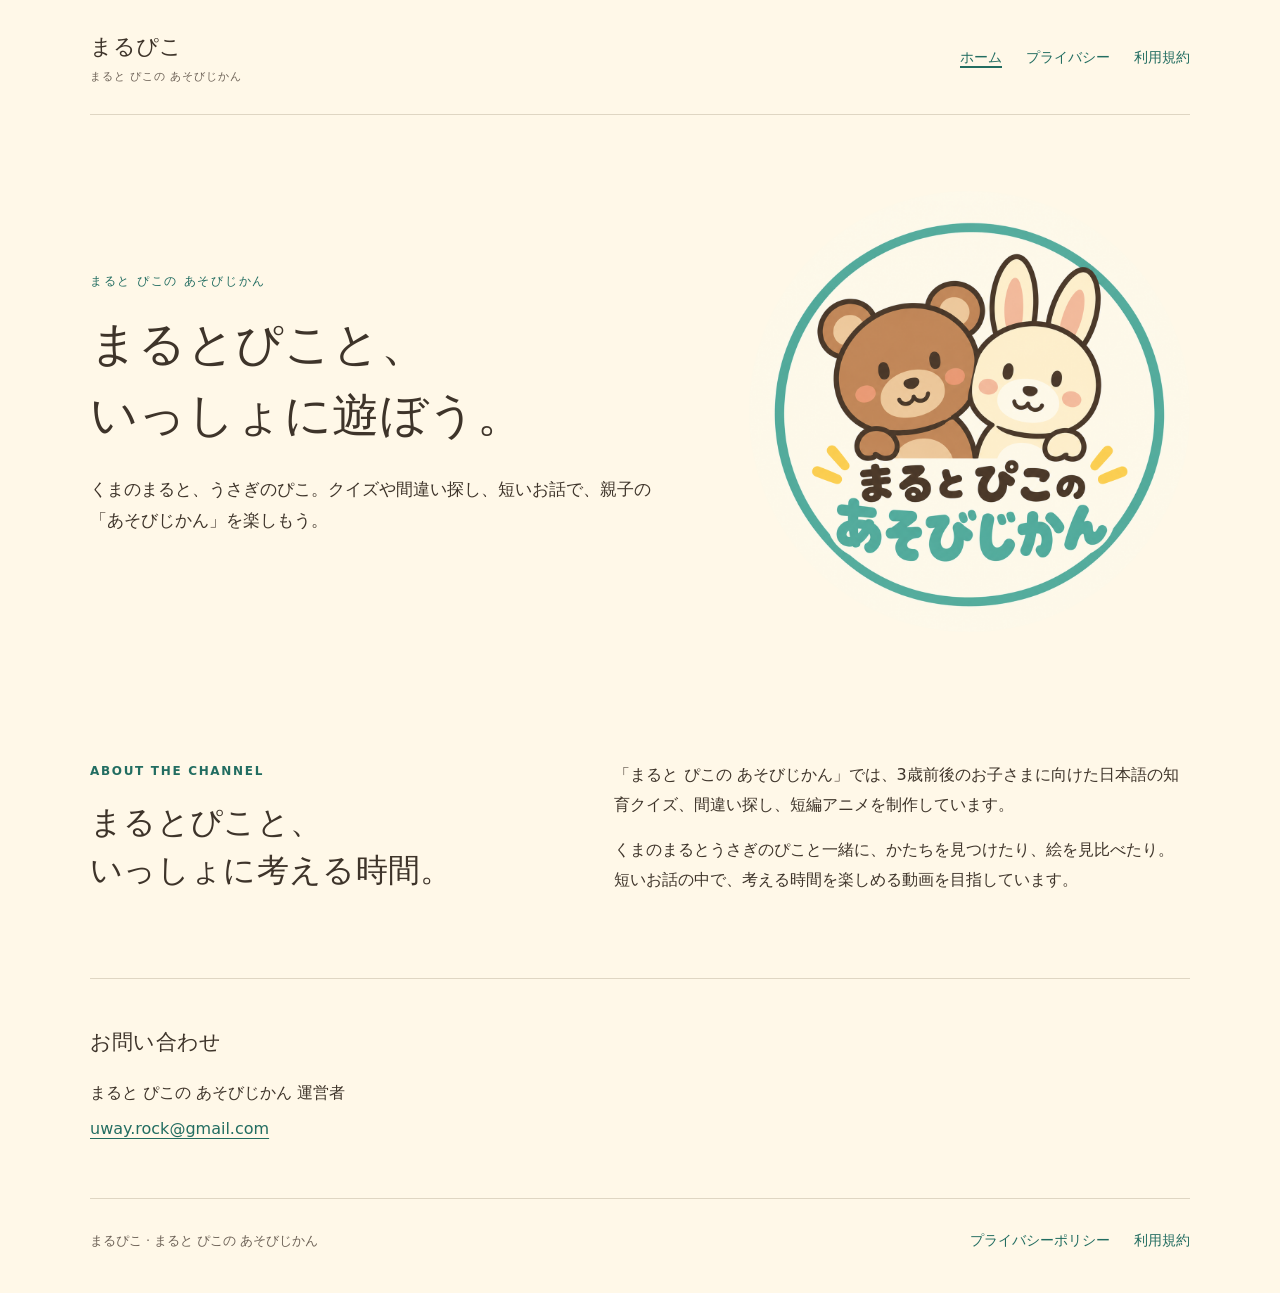
<file: index.html>
<!doctype html>
<html lang="ja">
<head>
  <meta charset="utf-8">
  <meta name="google-site-verification" content="JfVGDIrXfDzw8bLZKvuShbxlxciGIWGuuFvpFpOwg5k" />
  <meta name="viewport" content="width=device-width, initial-scale=1">
  <meta name="description" content="「まると ぴこの あそびじかん」は、3歳前後のお子さまに向けた日本語の動画シリーズです。くまのまるとうさぎのぴこと、クイズや間違い探し、短いお話を楽しもう。">
  <meta name="referrer" content="strict-origin-when-cross-origin">
  <title>まると ぴこの あそびじかん｜まるぴこ</title>
  <link rel="icon" href="logo.png" type="image/png">
  <link rel="stylesheet" href="style.css">
</head>
<body>
  <a class="skip" href="#main">本文へ移動</a>
  <header class="site-header wrap">
    <a class="brand" href="index.html" aria-label="まるぴこ ホーム">まるぴこ<span>まると ぴこの あそびじかん</span></a>
    <nav aria-label="メインナビゲーション"><a href="index.html" aria-current="page">ホーム</a><a href="privacy.html">プライバシー</a><a href="terms.html">利用規約</a></nav>
  </header>
  <main id="main" class="wrap">
    <section class="hero" aria-labelledby="hero-title">
      <div>
        <p class="eyebrow">まると ぴこの あそびじかん</p>
        <h1 id="hero-title">まるとぴこと、<br>いっしょに遊ぼう。</h1>
        <p class="lead">くまのまると、うさぎのぴこ。クイズや間違い探し、短いお話で、親子の「あそびじかん」を楽しもう。</p>
      </div>
      <img class="hero-logo" src="logo.png" alt="くまのまるとうさぎのぴこ。まると ぴこの あそびじかんのロゴ" width="1254" height="1254">
    </section>
    <section class="section split" aria-labelledby="channel-title">
      <div><p class="eyebrow">ABOUT THE CHANNEL</p><h2 id="channel-title">まるとぴこと、<br>いっしょに考える時間。</h2></div>
      <div><p>「まると ぴこの あそびじかん」では、3歳前後のお子さまに向けた日本語の知育クイズ、間違い探し、短編アニメを制作しています。</p><p>くまのまるとうさぎのぴこと一緒に、かたちを見つけたり、絵を見比べたり。短いお話の中で、考える時間を楽しめる動画を目指しています。</p></div>
    </section>
    <section class="contact" aria-labelledby="contact-title"><h2 id="contact-title">お問い合わせ</h2><p>まると ぴこの あそびじかん 運営者</p><p><a href="mailto:uway.rock@gmail.com">uway.rock@gmail.com</a></p></section>
  </main>
  <footer class="wrap site-footer"><p>まるぴこ · まると ぴこの あそびじかん</p><nav aria-label="フッターナビゲーション"><a href="privacy.html">プライバシーポリシー</a><a href="terms.html">利用規約</a></nav></footer>
</body>
</html>
</file>
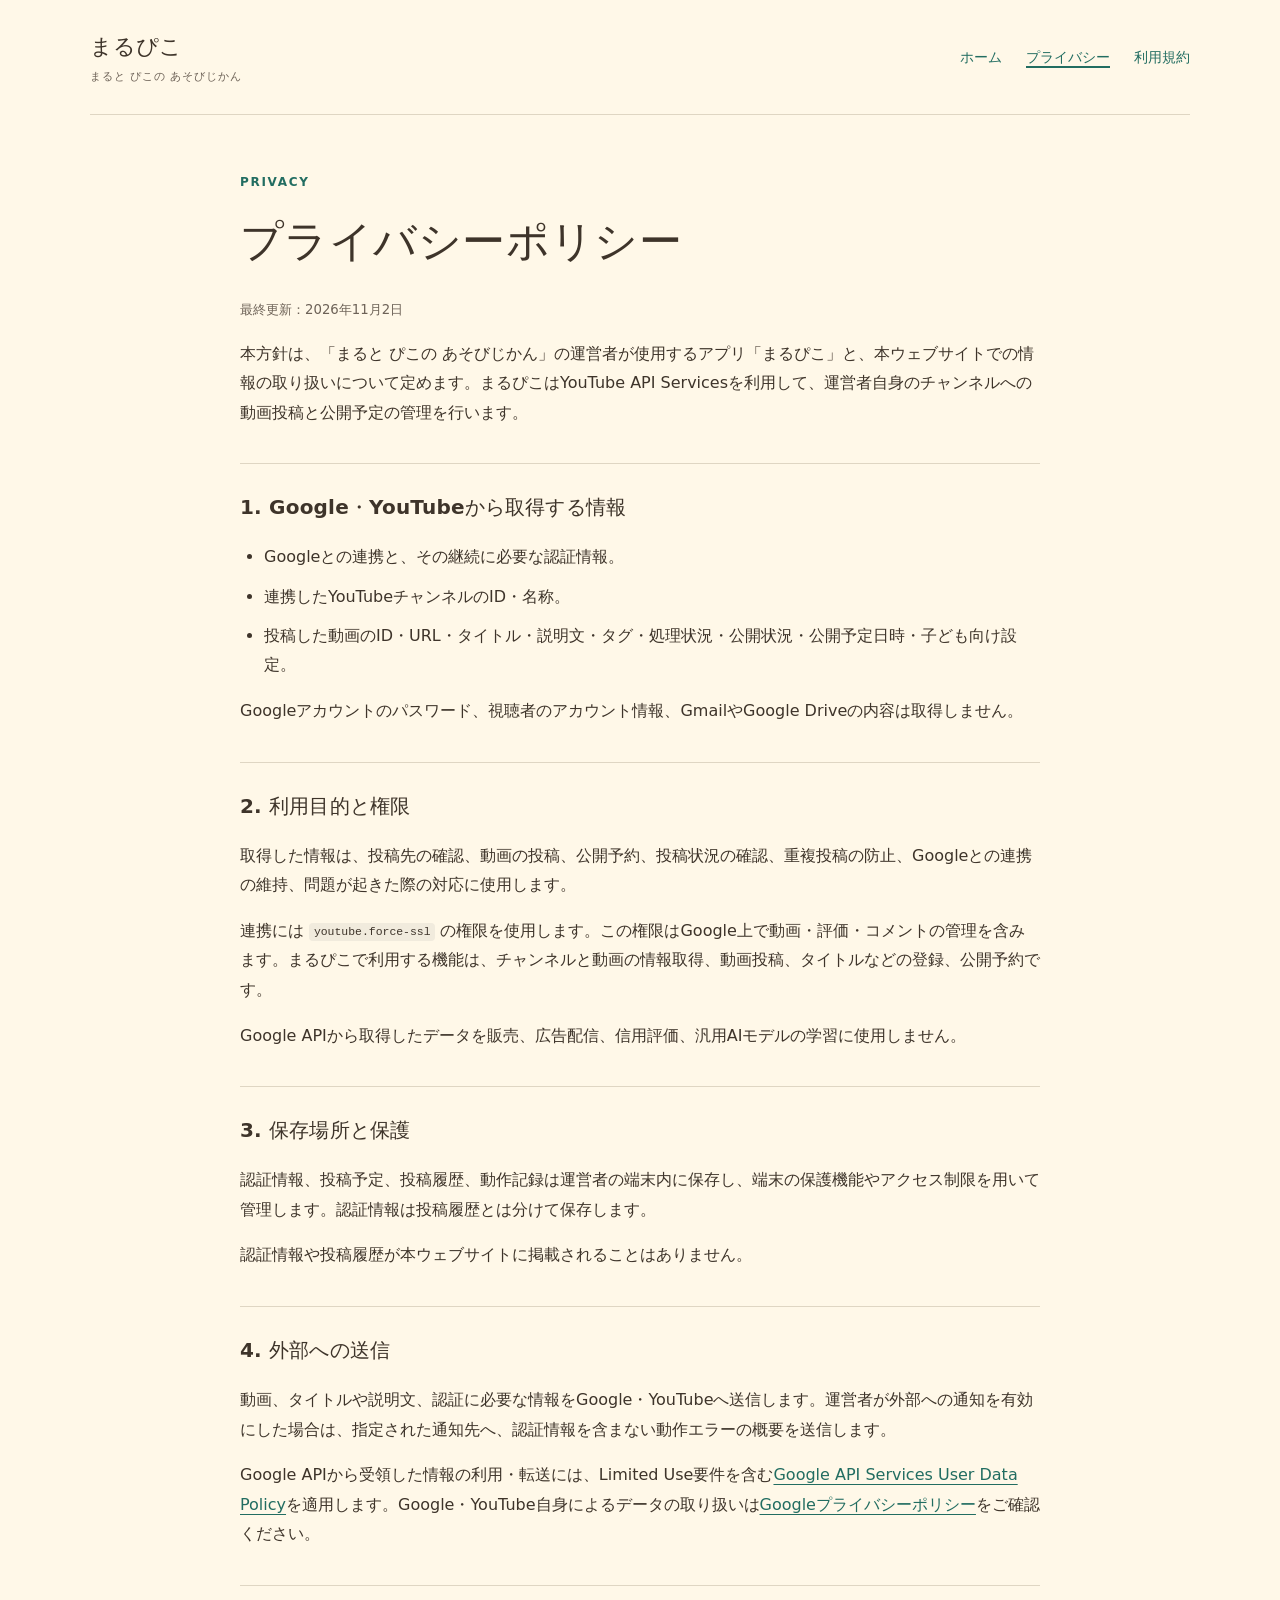
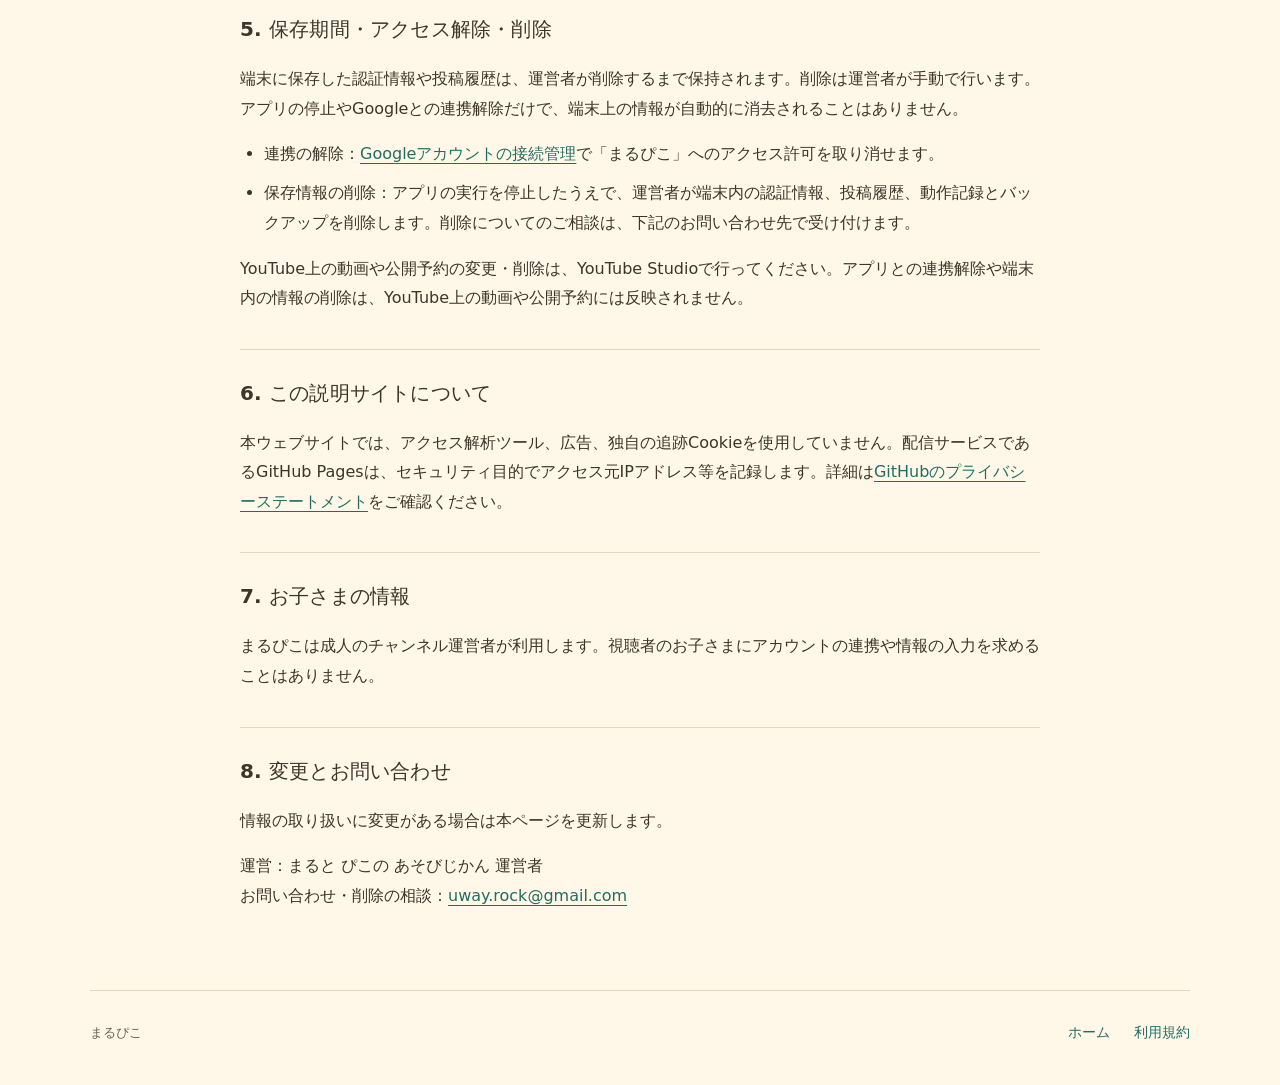
<file: privacy.html>
<!doctype html>
<html lang="ja">
<head>
  <meta charset="utf-8"><meta name="viewport" content="width=device-width, initial-scale=1">
  <meta name="description" content="まるぴこが取り扱う情報と、その利用目的、保存、連携解除、削除、お問い合わせについて。">
  <meta name="referrer" content="strict-origin-when-cross-origin">
  <title>プライバシーポリシー｜まるぴこ</title>
  <link rel="icon" href="logo.png" type="image/png"><link rel="stylesheet" href="style.css">
</head>
<body>
  <a class="skip" href="#main">本文へ移動</a>
  <header class="site-header wrap"><a class="brand" href="index.html">まるぴこ<span>まると ぴこの あそびじかん</span></a><nav aria-label="メインナビゲーション"><a href="index.html">ホーム</a><a href="privacy.html" aria-current="page">プライバシー</a><a href="terms.html">利用規約</a></nav></header>
  <main id="main" class="wrap document">
    <p class="eyebrow">PRIVACY</p><h1>プライバシーポリシー</h1><p class="small">最終更新：2026年11月2日</p>
    <p>本方針は、「まると ぴこの あそびじかん」の運営者が使用するアプリ「まるぴこ」と、本ウェブサイトでの情報の取り扱いについて定めます。まるぴこはYouTube API Servicesを利用して、運営者自身のチャンネルへの動画投稿と公開予定の管理を行います。</p>
    <h2>1. Google・YouTubeから取得する情報</h2>
    <ul><li>Googleとの連携と、その継続に必要な認証情報。</li><li>連携したYouTubeチャンネルのID・名称。</li><li>投稿した動画のID・URL・タイトル・説明文・タグ・処理状況・公開状況・公開予定日時・子ども向け設定。</li></ul>
    <p>Googleアカウントのパスワード、視聴者のアカウント情報、GmailやGoogle Driveの内容は取得しません。</p>
    <h2>2. 利用目的と権限</h2>
    <p>取得した情報は、投稿先の確認、動画の投稿、公開予約、投稿状況の確認、重複投稿の防止、Googleとの連携の維持、問題が起きた際の対応に使用します。</p>
    <p>連携には <code>youtube.force-ssl</code> の権限を使用します。この権限はGoogle上で動画・評価・コメントの管理を含みます。まるぴこで利用する機能は、チャンネルと動画の情報取得、動画投稿、タイトルなどの登録、公開予約です。</p>
    <p>Google APIから取得したデータを販売、広告配信、信用評価、汎用AIモデルの学習に使用しません。</p>
    <h2>3. 保存場所と保護</h2>
    <p>認証情報、投稿予定、投稿履歴、動作記録は運営者の端末内に保存し、端末の保護機能やアクセス制限を用いて管理します。認証情報は投稿履歴とは分けて保存します。</p>
    <p>認証情報や投稿履歴が本ウェブサイトに掲載されることはありません。</p>
    <h2>4. 外部への送信</h2>
    <p>動画、タイトルや説明文、認証に必要な情報をGoogle・YouTubeへ送信します。運営者が外部への通知を有効にした場合は、指定された通知先へ、認証情報を含まない動作エラーの概要を送信します。</p>
    <p>Google APIから受領した情報の利用・転送には、Limited Use要件を含む<a href="https://developers.google.com/terms/api-services-user-data-policy">Google API Services User Data Policy</a>を適用します。Google・YouTube自身によるデータの取り扱いは<a href="https://policies.google.com/privacy">Googleプライバシーポリシー</a>をご確認ください。</p>
    <h2>5. 保存期間・アクセス解除・削除</h2>
    <p>端末に保存した認証情報や投稿履歴は、運営者が削除するまで保持されます。削除は運営者が手動で行います。アプリの停止やGoogleとの連携解除だけで、端末上の情報が自動的に消去されることはありません。</p>
    <ul><li>連携の解除：<a href="https://myaccount.google.com/connections">Googleアカウントの接続管理</a>で「まるぴこ」へのアクセス許可を取り消せます。</li><li>保存情報の削除：アプリの実行を停止したうえで、運営者が端末内の認証情報、投稿履歴、動作記録とバックアップを削除します。削除についてのご相談は、下記のお問い合わせ先で受け付けます。</li></ul>
    <p>YouTube上の動画や公開予約の変更・削除は、YouTube Studioで行ってください。アプリとの連携解除や端末内の情報の削除は、YouTube上の動画や公開予約には反映されません。</p>
    <h2>6. この説明サイトについて</h2>
    <p>本ウェブサイトでは、アクセス解析ツール、広告、独自の追跡Cookieを使用していません。配信サービスであるGitHub Pagesは、セキュリティ目的でアクセス元IPアドレス等を記録します。詳細は<a href="https://docs.github.com/en/site-policy/privacy-policies/github-general-privacy-statement">GitHubのプライバシーステートメント</a>をご確認ください。</p>
    <h2>7. お子さまの情報</h2>
    <p>まるぴこは成人のチャンネル運営者が利用します。視聴者のお子さまにアカウントの連携や情報の入力を求めることはありません。</p>
    <h2>8. 変更とお問い合わせ</h2>
    <p>情報の取り扱いに変更がある場合は本ページを更新します。</p>
    <p>運営：まると ぴこの あそびじかん 運営者<br>お問い合わせ・削除の相談：<a href="mailto:uway.rock@gmail.com">uway.rock@gmail.com</a></p>
  </main>
  <footer class="wrap site-footer"><p>まるぴこ</p><nav aria-label="フッターナビゲーション"><a href="index.html">ホーム</a><a href="terms.html">利用規約</a></nav></footer>
</body>
</html>
</file>
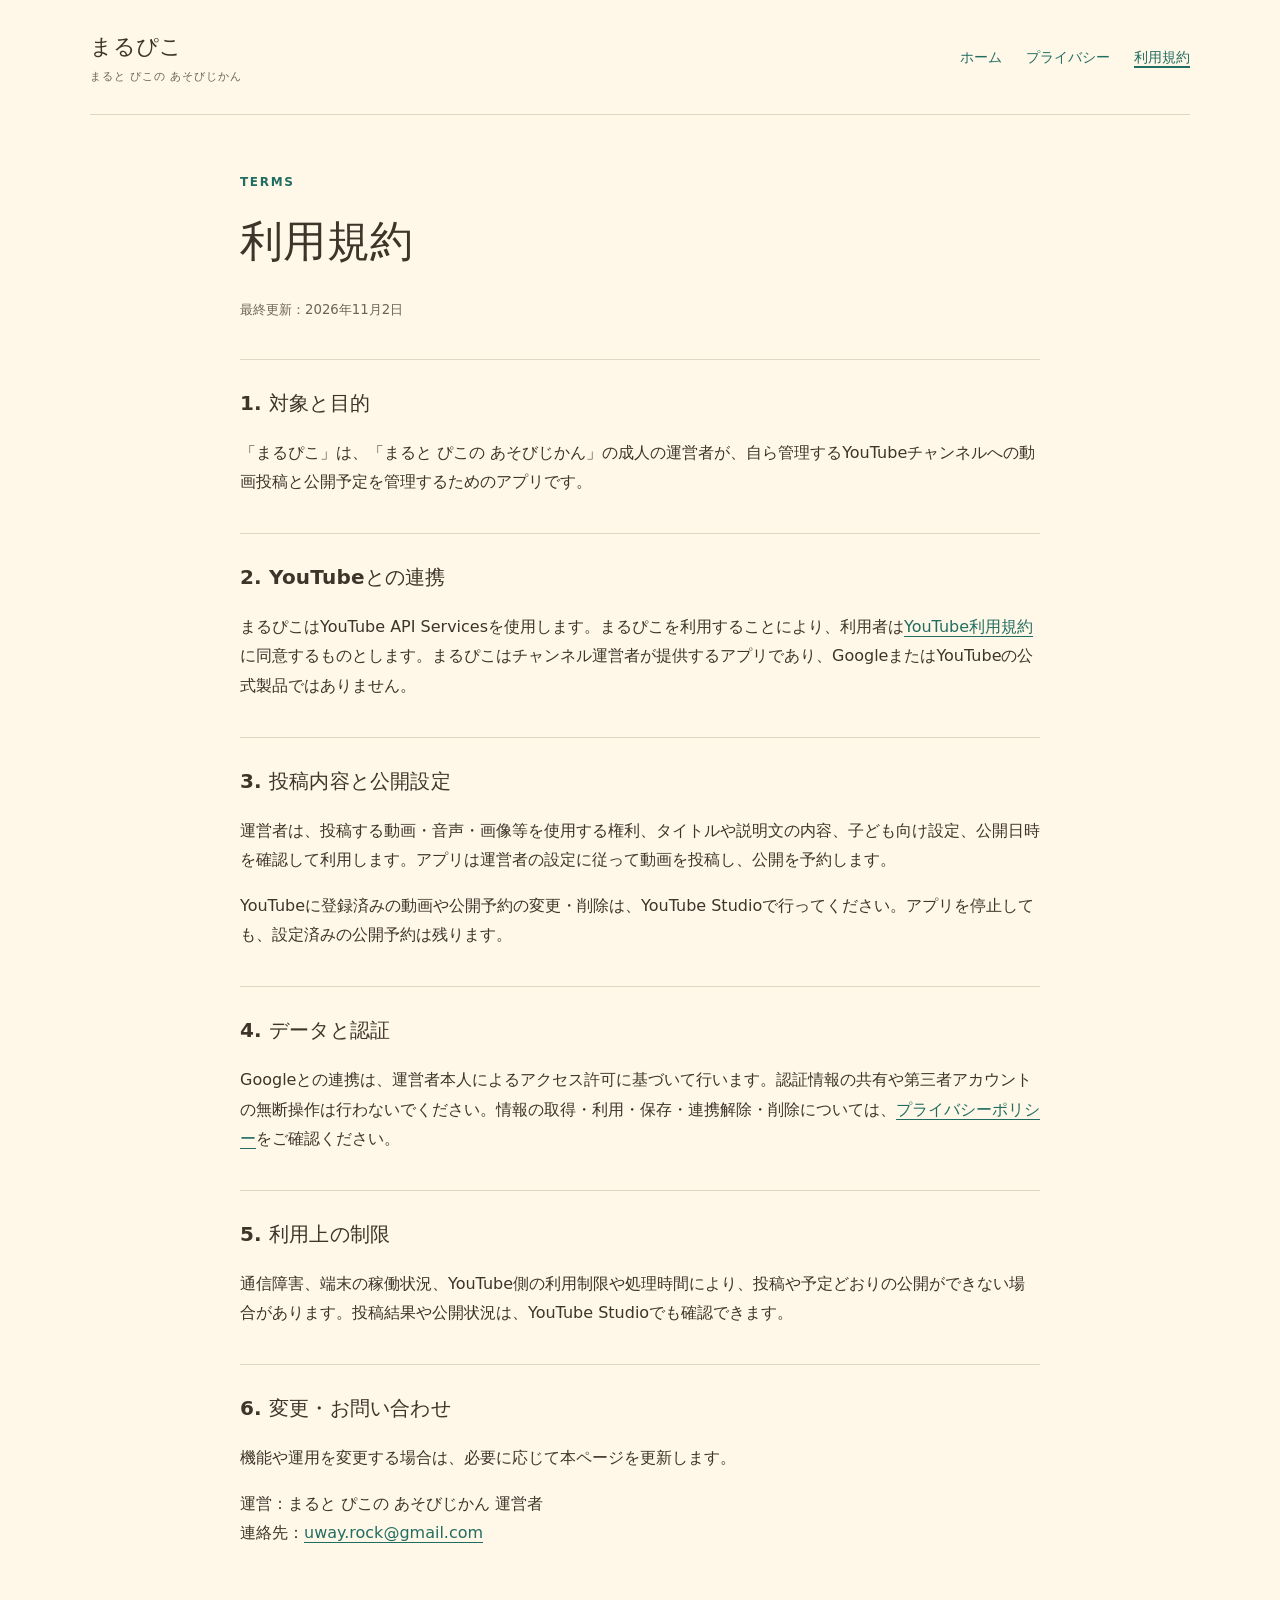
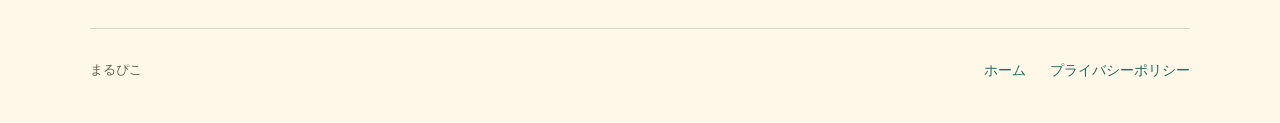
<file: terms.html>
<!doctype html>
<html lang="ja">
<head>
  <meta charset="utf-8"><meta name="viewport" content="width=device-width, initial-scale=1">
  <meta name="description" content="まるぴこの利用対象、YouTubeとの連携、投稿内容の管理、情報の取り扱いについての利用規約。">
  <meta name="referrer" content="strict-origin-when-cross-origin">
  <title>利用規約｜まるぴこ</title>
  <link rel="icon" href="logo.png" type="image/png"><link rel="stylesheet" href="style.css">
</head>
<body>
  <a class="skip" href="#main">本文へ移動</a>
  <header class="site-header wrap"><a class="brand" href="index.html">まるぴこ<span>まると ぴこの あそびじかん</span></a><nav aria-label="メインナビゲーション"><a href="index.html">ホーム</a><a href="privacy.html">プライバシー</a><a href="terms.html" aria-current="page">利用規約</a></nav></header>
  <main id="main" class="wrap document">
    <p class="eyebrow">TERMS</p><h1>利用規約</h1><p class="small">最終更新：2026年11月2日</p>
    <h2>1. 対象と目的</h2><p>「まるぴこ」は、「まると ぴこの あそびじかん」の成人の運営者が、自ら管理するYouTubeチャンネルへの動画投稿と公開予定を管理するためのアプリです。</p>
    <h2>2. YouTubeとの連携</h2><p>まるぴこはYouTube API Servicesを使用します。まるぴこを利用することにより、利用者は<a href="https://www.youtube.com/t/terms">YouTube利用規約</a>に同意するものとします。まるぴこはチャンネル運営者が提供するアプリであり、GoogleまたはYouTubeの公式製品ではありません。</p>
    <h2>3. 投稿内容と公開設定</h2><p>運営者は、投稿する動画・音声・画像等を使用する権利、タイトルや説明文の内容、子ども向け設定、公開日時を確認して利用します。アプリは運営者の設定に従って動画を投稿し、公開を予約します。</p><p>YouTubeに登録済みの動画や公開予約の変更・削除は、YouTube Studioで行ってください。アプリを停止しても、設定済みの公開予約は残ります。</p>
    <h2>4. データと認証</h2><p>Googleとの連携は、運営者本人によるアクセス許可に基づいて行います。認証情報の共有や第三者アカウントの無断操作は行わないでください。情報の取得・利用・保存・連携解除・削除については、<a href="privacy.html">プライバシーポリシー</a>をご確認ください。</p>
    <h2>5. 利用上の制限</h2><p>通信障害、端末の稼働状況、YouTube側の利用制限や処理時間により、投稿や予定どおりの公開ができない場合があります。投稿結果や公開状況は、YouTube Studioでも確認できます。</p>
    <h2>6. 変更・お問い合わせ</h2><p>機能や運用を変更する場合は、必要に応じて本ページを更新します。</p><p>運営：まると ぴこの あそびじかん 運営者<br>連絡先：<a href="mailto:uway.rock@gmail.com">uway.rock@gmail.com</a></p>
  </main>
  <footer class="wrap site-footer"><p>まるぴこ</p><nav aria-label="フッターナビゲーション"><a href="index.html">ホーム</a><a href="privacy.html">プライバシーポリシー</a></nav></footer>
</body>
</html>
</file>
<file: style.css>
:root{color-scheme:light;--paper:#fff8e8;--ink:#3e342a;--teal:#226d61;--line:#dfd6c3;--yellow:#f4c95d;--muted:#6d6257;font-family:"Hiragino Maru Gothic ProN","Yu Gothic",Meiryo,system-ui,sans-serif;color:var(--ink);background:var(--paper);line-height:1.85;font-synthesis:none}
*{box-sizing:border-box}html{scroll-behavior:smooth;scroll-padding-top:1rem}body{margin:0}a{color:var(--teal);text-underline-offset:.25em}a:hover{text-decoration-thickness:2px}a:focus-visible{outline:3px solid var(--ink);outline-offset:5px;border-radius:3px}.wrap{width:min(1100px,calc(100% - 64px));margin-inline:auto}.skip{position:absolute;left:1rem;top:-5rem;background:white;padding:.5rem 1rem;z-index:2}.skip:focus{top:1rem}.site-header{display:flex;justify-content:space-between;align-items:center;gap:2rem;padding-block:26px;border-bottom:1px solid var(--line)}.brand{font-size:1.4rem;font-weight:800;text-decoration:none;color:var(--ink);white-space:nowrap}.brand span{display:block;font-size:.7rem;font-weight:500;letter-spacing:.08em;color:var(--muted)}nav{display:flex;gap:1.5rem;flex-wrap:wrap;font-size:.88rem}nav a{text-decoration:none}nav [aria-current=page]{text-decoration:underline;text-decoration-thickness:2px}.hero{display:grid;grid-template-columns:1.35fr 1fr;align-items:center;gap:4rem;padding-block:76px 64px}.eyebrow{font-size:.75rem;letter-spacing:.14em;color:var(--teal);font-weight:800;margin:0 0 1rem}h1,h2,h3{line-height:1.5;letter-spacing:.01em}h1{font-size:clamp(2rem,3.7vw,3.1rem);margin:.3rem 0 1.5rem}h2{font-size:clamp(1.5rem,2.6vw,2rem);margin:0 0 1.25rem}h3{font-size:1.18rem;margin:.75rem 0}.lead{font-size:1.05rem;max-width:35em}.hero-logo{width:100%;height:auto;display:block;border-radius:50%}.button{display:inline-flex;align-items:center;gap:2rem;background:var(--teal);color:white;border-radius:999px;padding:.8rem 1.3rem;margin-top:1rem;font-weight:700;text-decoration:none}.notice{border-left:4px solid var(--yellow);padding:1rem 1.4rem;background:#fffdf6;font-size:.94rem}.notice strong{display:block}.section{padding-block:64px;border-bottom:1px solid var(--line)}.steps{display:grid;grid-template-columns:repeat(3,1fr);gap:2rem;list-style:none;padding:0;margin:2rem 0 0}.steps li{border-top:2px solid var(--teal);padding-top:1rem}.steps p{font-size:.95rem;margin:0}.number{font-size:.8rem;font-weight:800;color:var(--teal);letter-spacing:.12em}.split{display:grid;grid-template-columns:1fr 1.25fr;gap:4rem}.split p:first-child{margin-top:0}code{font-size:.88em;background:#f1ebdd;padding:.15rem .3rem;border-radius:4px;overflow-wrap:anywhere}.contact{padding-block:48px}.contact h2{font-size:1.3rem}.contact p{margin:.4rem 0}.small{font-size:.83rem;color:var(--muted)}.site-footer{display:flex;justify-content:space-between;gap:1rem;align-items:center;border-top:1px solid var(--line);padding-block:28px 40px;font-size:.8rem;color:var(--muted)}.site-footer p{margin:0}.document{max-width:800px;padding-top:56px;padding-bottom:64px}.document h1{font-size:clamp(1.8rem,4.5vw,2.7rem);overflow-wrap:anywhere}.document h2{font-size:1.25rem;border-top:1px solid var(--line);padding-top:28px;margin-top:36px}.document p,.document li{overflow-wrap:anywhere}.document li+li{margin-top:.6rem}.document ul,.document ol{padding-left:1.5rem}
@media(max-width:700px){.wrap{width:calc(100% - 36px)}.site-header{align-items:flex-start;gap:1rem;flex-direction:column;padding-block:18px}nav{gap:1.1rem;font-size:.82rem}.hero{grid-template-columns:1fr;gap:2rem;padding-block:40px}.hero-logo{max-width:270px;justify-self:center;grid-row:1}.hero h1{font-size:2rem}.section{padding-block:40px}.steps,.split{grid-template-columns:1fr;gap:2rem}.steps li{padding-bottom:.5rem}.site-footer{align-items:flex-start;flex-direction:column}.document{padding-top:36px}.contact{padding-block:32px}}
@media(prefers-reduced-motion:reduce){html{scroll-behavior:auto}}
</file>
